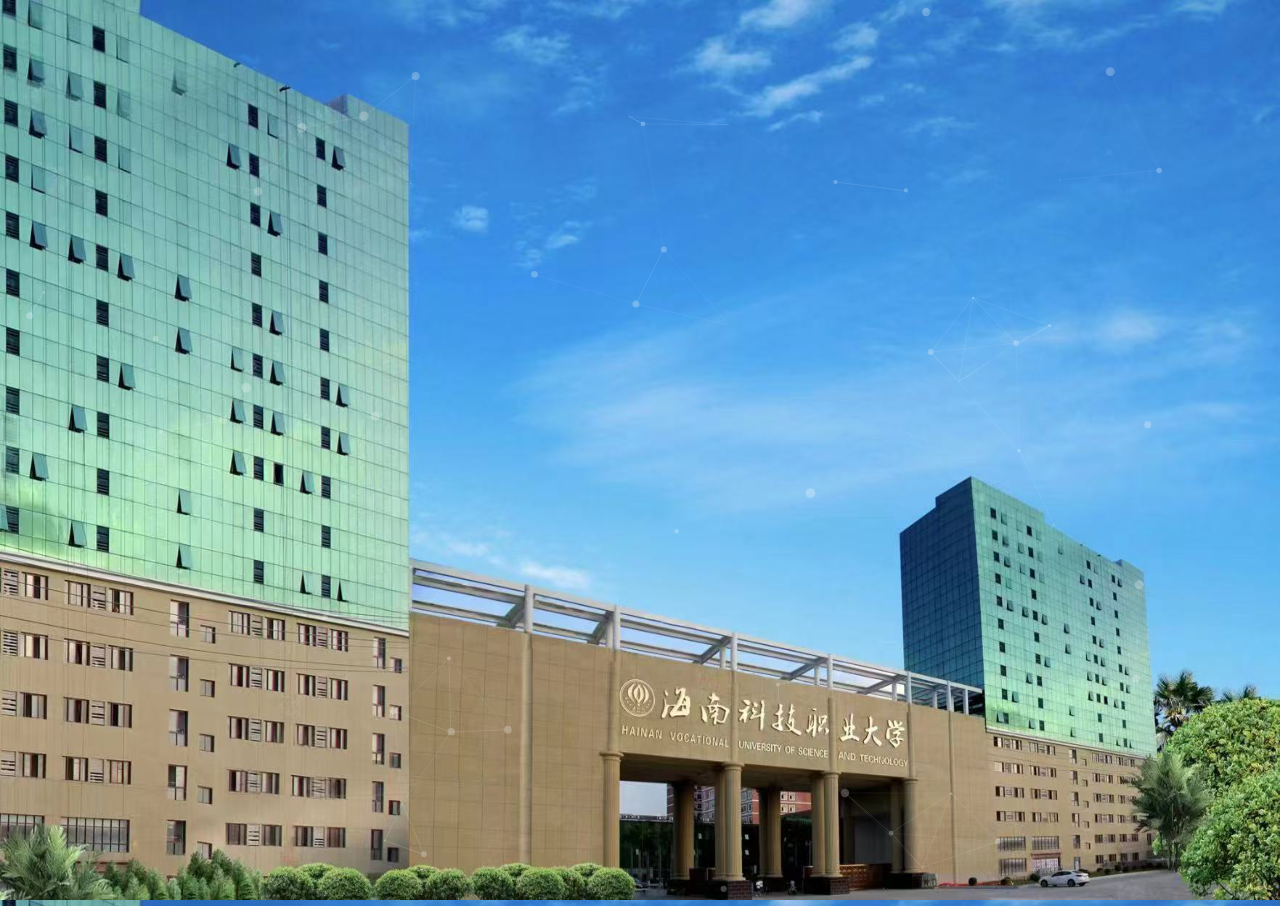
<file: index.html>
﻿
<!DOCTYPE html>
<html>
<head>
<meta http-equiv="Content-Type" content="text/html; charset=utf-8" />
<meta name="viewport" content="initial-scale=1.0, user-scalable=no, width=device-width">
<title>看板登录</title>
<link rel="stylesheet" type="text/css" href="signup/css/reset.css" />
<link rel="stylesheet" type="text/css" href="signup/css/scanboardLogin.css" />
<link rel="stylesheet" type="text/css" href="signup/css/animsition.css" />
<!-- <script type="text/javascript" src="http://api.map.baidu.com/api?v=2.0&ak=5ieMMexWmzB9jivTq6oCRX9j&callback"></script> -->

</head>
<body>
	
	<div class="wp animsition">
		
		<div class="boardLogin">
			<a href="#" class="logo">
				<h3>基于知识图谱可视化的职业本科师资现状及建设实践研究</h3>
			</a>
			<style>
				.prompt p {
					display: none;
				}
			</style>

			<form>
				<div class="inpGroup">
					<span class="loginIco1"></span>
					<input type="text" name="username" placeholder="请输入您的用户名" value="">
				</div>
				<div class="prompt">
					<p class="error">用户名错误或不存在</p >
					<p class="success">登录成功</p >
				</div>
				<div class="inpGroup">
					<span class="loginIco2"></span>
					<input type="password" name="password" placeholder="请输入您的密码" value="">
				</div>
				<a href="#" class="animsition-link submit">登录</a>
			</form>
			<script>
				window.onload = function() {
					// 自动填充用户名和密码
					document.forms[0].elements[0].value = "hnkj";
					document.forms[0].elements[1].value = "pass";
			
					// 为登录按钮添加点击事件
					document.querySelector('.submit').addEventListener('click', function(e) {
						e.preventDefault(); // 阻止表单默认提交行为
			
						var username = document.forms[0].elements[0].value;
						var password = document.forms[0].elements[1].value;
			
						// 检查用户名和密码是否匹配
						if (username === "hnkj" && password === "pass") {
							// 登录成功
							document.querySelector('.prompt .success').style.display = 'block';
							document.querySelector('.prompt .error').style.display = 'none';
							// 这里可以添加跳转到登录成功页面的代码
							window.location.href='./012大数据/index.html';
						} else {
							// 登录失败
							document.querySelector('.prompt .success').style.display = 'none';
							document.querySelector('.prompt .error').style.display = 'block';
							document.forms[0].reset();
							location.reload();
						}
					});
				};
			</script>
		</div>
		<!-- 试试地图 -->
		<div class="box">
			<div class="boxnav" id="map" style="height:433px;width:30%;margin-top: 100px;margin-left: 20px;">
	
			</div>
			</div>
		
	</div>

	<div id="particles-js"></div>

</body>

<script type="text/javascript" src="signup/js/jquery.min.js"></script>
<script type="text/javascript" src="signup/js/jquery.animsition.js"></script>
<script src="signup/js/particles.min.js"></script>
<script>
	$(function(){
		$(function(){  
		var map = new BMap.Map("map");    // 创建Map实例  
		// 设置地图中心点为海口市，并设置地图级别  
		map.centerAndZoom(new BMap.Point(110.351076, 20.017223), 12);    
	  
		var size1 = new BMap.Size(10, 50); // 这个变量在后续代码中未使用，可以移除或保留  
		// map.setCurrentCity("北京"); // 这行代码可以移除，因为我们已经将地图中心设置为了海口市  
		map.enableScrollWheelZoom(true);       
	  
		// 设备地图颜色（注意：百度地图API可能不支持直接通过style属性更改地图样式，这里仅为示例）  
		// 实际上，你可能需要使用setMapStyleV2或类似的API来加载自定义样式  
		var mapStyle={style:"midnight"};  
		map.setMapStyle(mapStyle); // 这行代码可能不起作用，具体取决于百度地图API的版本和支持情况  
	  
		var meilanCampus = new BMap.Point(110.414979, 20.049119); // 美兰校区坐标（示例）  
		var yunlongCampus = new BMap.Point(110.461334, 19.857876); // 云龙校区坐标（示例）
		map.centerAndZoom(yunlongCampus, 11);  // 以美兰校区为中心，并设置地图级别
		var myIcon = new BMap.Icon("../013大数据/images/head.jpg", new BMap.Size(45,45));  
		var marker1 = new BMap.Marker(meilanCampus,{icon:myIcon});   
		var marker2 = new BMap.Marker(yunlongCampus,{icon:myIcon});   
	  
		map.addOverlay(marker1);     
		map.addOverlay(marker2);     
	});})
	</script>
<script src="signup/js/app.js"></script>

<script type="text/javascript">
	$(".animsition").animsition({
	    inClass               :   'fade-in',
	    outClass              :   'fade-out',
	    inDuration            :    800,
	    outDuration           :    1000,
	    linkElement           :   '.animsition-link',

	    loading               :    false,
	    loadingParentElement  :   'body',
	    loadingClass          :   'animsition-loading',
	    unSupportCss          : [ 'animation-duration',
	                              '-webkit-animation-duration',
	                              '-o-animation-duration'
	                            ],
	

	    overlay               :   false,
	    
	    overlayClass          :   'animsition-overlay-slide',
	    overlayParentElement  :   'body'
  	});
</script>

</html>
</file>
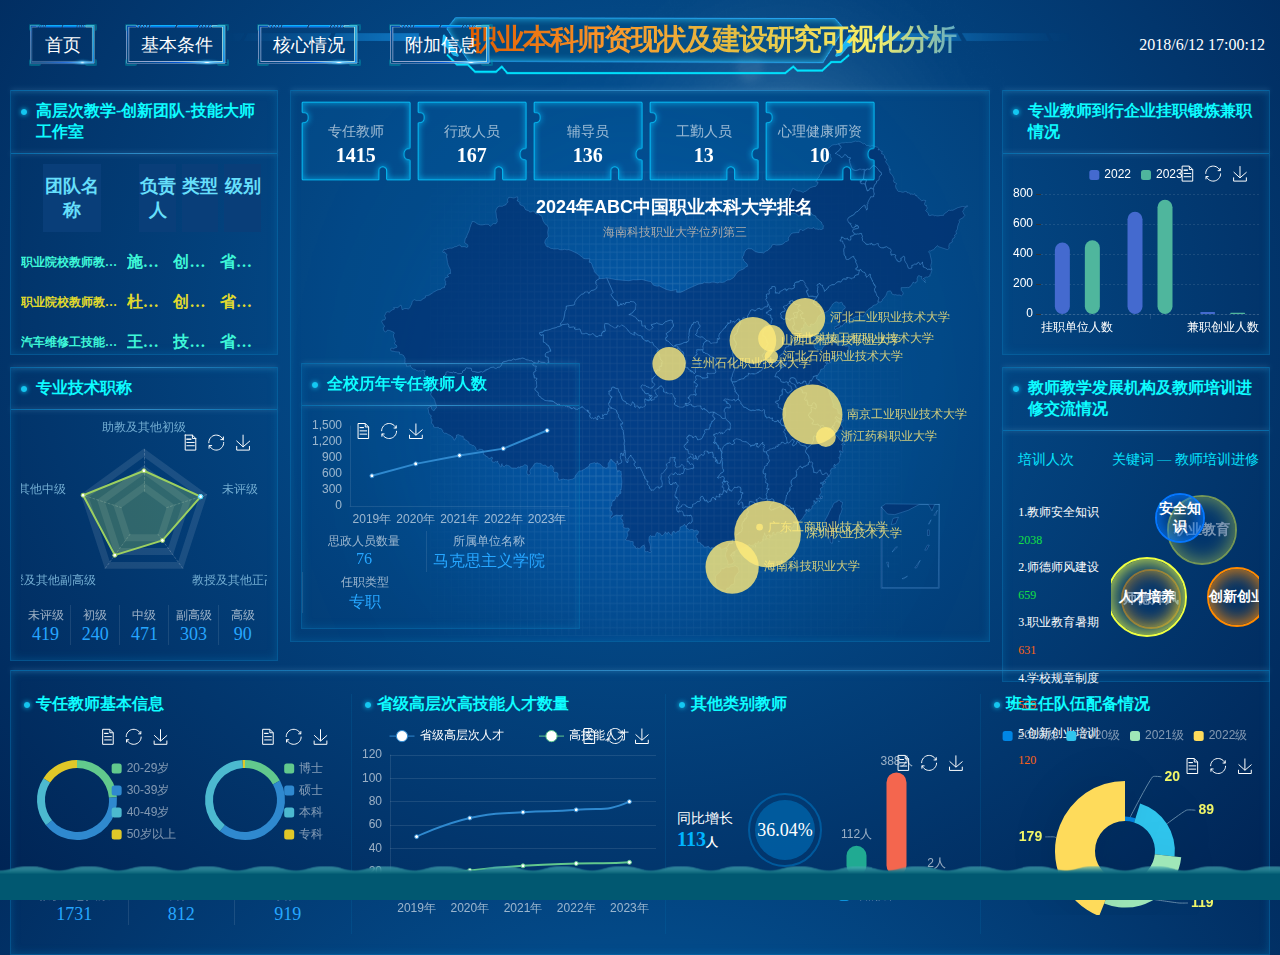
<file: 009平台/index.html>
﻿<!doctype html>
<html>
<head>
<meta charset="utf-8">
<title>职业本科师资现状及建设实践研究</title>
<script type="text/javascript" src="js/jquery.js"></script>
<script type="text/javascript" src="js/echarts.min.js"></script>
<script type="text/javascript" src="js/china.js"></script>
<script type="text/javascript" src="js/map.js"></script>
<script type="text/javascript" src="js/js.js"></script>
<script type="text/javascript" src="js/Bubble.js"></script>
<link rel="stylesheet" href="css/style.css">
<link rel="stylesheet" href="../images/双层波浪动画特效.css">
</head>
<script>
    setInterval(function () {
        NumDynamic('s1', 1, 1000, 1415)
    }, 4000)
    setInterval(function () {
        NumDynamic('s2', 10, 1, 167)
    }, 4000)
    setInterval(function () {
        NumDynamic('s3', 10, 1, 136)
    }, 4000)
    setInterval(function () {
        NumDynamic('s4', 88, 0, 13)
    }, 4000)
    setInterval(function () {
        NumDynamic('s5', 88, 0, 10)
    }, 4000)

    /**
    * 动态数字方法
    * ID    => 对应ID
    * speed => 递增时间间隔,毫秒
    * value => 接入的数字
    */
    function NumDynamic(ID, speed, num, value) {
        var span1 = document.getElementById(ID);
        if (value > 0) {
            var num = num;
            var t = setInterval(function () {
                num++;
                span1.innerText = num;
                if (num >= value) {
                    clearInterval(t);
                }
            }, speed);
        } else {
            span1.innerText = value;
        }
    }
    function NumDynamic2(ID, speed, num, value) {
        var span1 = document.getElementById(ID);
        if (value > 0) {
            var num = num;
            var t = setInterval(function () {
                num = num + 0.01;
                span1.innerText = num.toFixed(2);  /** 保留两位小数*/
                if (num >= value) {
                    clearInterval(t);
                }
            }, speed);
        } else {
            span1.innerText = value;
        }
    }	
</script>

<body>
	<div class="head clearfix">
	<h1 class="pulll_left">职业本科师资现状及建设研究可视化分析</h1>
		<div class="menu menu2 pulll_left">
		<ul>      
			<li><a href="../index.html">首页</a></li>
			<li><a href="../012大数据/index.html">基本条件</a></li>
			<li><a href="../009平台/index.html">核心情况</a></li>
			<li><a href="../013大数据/index.html">附加信息</a></li>
			<!-- <li><a href="https://gitee.com/iGaoWei/big-data-view">标题样式</a></li>
			<li><a href="https://gitee.com/iGaoWei/big-data-view">标题样式</a></li>
			<li><a href="https://gitee.com/iGaoWei/big-data-view">标题样式</a></li>
			 -->
		</ul>
		</div>
		
		<div class="time" id="showTime">2018/6/12 17:00:12</div>
		<script>
var t = null;
    t = setTimeout(time,1000);//開始运行
    function time()
    {
       clearTimeout(t);//清除定时器
       dt = new Date();
		var y=dt.getFullYear();
		var mt=dt.getMonth()+1;
		var day=dt.getDate();
       var h=dt.getHours();//获取时
       var m=dt.getMinutes();//获取分
       var s=dt.getSeconds();//获取秒
       document.getElementById("showTime").innerHTML = y+"/"+mt+"/"+day+" "+h+":"+m+":"+s+"";
       t = setTimeout(time,1000); //设定定时器，循环运行     
    } 

</script>
	</div>
	<div class="mainbox">
	
	<ul class="clearfix nav1">
		<li style="width: 22%">
		<div class="box">
			<div class="tit">高层次教学-创新团队-技能大师工作室</div>
			<div class="boxnav" style="height: 200px;">
<!-- <table class="table1" width="100%" border="0" cellspacing="0" cellpadding="0">
  <tbody>
    <tr>
      <th>团队名称</th>
      <th>负责人</th>
      <th>类型</th>
      <th>获得时间</th>

     
    </tr>
    <tr>
      <!-- <td>海南省职业院校教师教学创新团队--应用化工技术</td> -->
      <!-- <td><span class="text-a">海南省职业院校教师教学创新团队--应用化工技术</span></td>
      <td><span class="text-w">杜金风</span></td>
      <td><span class="text-b">创新团队</span></td>
      <td><div class="text-d">省部级</div></td>
    </tr>
      <tr>
      <td>海南省职业院校教师教学创新团队--大数据工程技术</td>
      <td><span class="text-w">施金妹</span></td>
      <td><span class="text-b">创新团队</span></td>
      <td><div class="text-d">省部级</div></td>
    </tr>
	     <tr>
      <td>汽车维修工技能大师工作室</td>
      <td><span class="text-w">王月雷</span></td>
      <td><span class="text-b">技能大师工作室</span></td>
      <td><div class="text-d">省部级</div></td>
    </tr> -->
      <!-- <tr>
      <td>物权数字化研究中心</td>
      <td><span class="text-w">郑兵</span></td>
      <td><span class="text-b">教学团队</span></td>
      <td><div class="text-s">省部级</div></td>
    </tr> -->
	     <!-- <tr>
      <td>类型1</td>
      <td><span class="text-w">1000万</span></td>
      <td><span class="text-b">900万</span></td>
      <td><div class="text-d">↑12%</div></td>
    </tr> -->
<!--       
  </tbody>
</table> --> 
<div class="statusList">
	<ul class="seTable">
		<li>团队名称</li>
		<li>负责人</li>
		<li>类型</li>
		<li>级别</li>
	</ul>
	<div id="orderItems" class="outlineBorder">
		<ul class="rolling rolStyle">
			<li>职业院校教师教学创新团队</li>
			<li>施金妹</li>
			<li>创新团队</li>
			<li>省部级</li>
		</ul>
		<ul class="rolling rolStyle">
			<li>职业院校教师教学创新团队</li>
			<li>杜金风</li>
			<li>创新团队</li>
			<li>省部级</li>
		</ul>
		<ul class="rolling rolStyle">
			<li>汽车维修工技能大师工作室</li>
			<li>王月雷</li>
			<li>技能大师</li>
			<li>省部级</li>
		</ul>
		<ul class="rolling rolStyle">
			<li>物权数字化研究中心</li>
			<li>郑兵</li>
			<li>教学团队</li>
			<li>省部级</li>
		</ul>
		<ul class="rolling rolStyle">
			<li>职业院校教师教学创新团队</li>
			<li>施金妹</li>
			<li>创新团队</li>
			<li>省部级</li>
		</ul>
		<ul class="rolling rolStyle">
			<li>职业院校教师教学创新团队</li>
			<li>杜金风</li>
			<li>创新团队</li>
			<li>省部级</li>
		</ul>
		<ul class="rolling rolStyle">
			<li>汽车维修工技能大师工作室</li>
			<li>王月雷</li>
			<li>技能大师</li>
			<li>省部级</li>
		</ul>
		<ul class="rolling rolStyle">
			<li>物权数字化研究中心</li>
			<li>郑兵</li>
			<li>教学团队</li>
			<li>省部级</li>
		</ul>
	</div>
</div>
			</div>
			</div>
			<div class="box">
			<div class="tit">专业技术职称</div>
			<div class="boxnav" style="height: 250px;">
				<div class="" style="height: 190px" id="echart1"></div>
				<div class="leidanav">
				<ul class="clearfix">
					<li><span>未评级</span><p>419</p></li>
					<li><span>初级</span><p>240</p></li>
					<li><span>中级</span><p>471</p></li>
					<li><span>副高级</span><p>303</p></li>
					<li><span>高级</span><p>90</p></li>
					</ul>
				</div>
			</div>
			</div>
		</li>
		<li style="width: 56%">
		
		<div class="box">
			<div class="boxnav mapc" style="height: 550px; position: relative">
				<div class="mapnav">
				<ul>
					<li><div><span>专任教师</span><p  id=s1>1415</p></div></li>
					<li><div><span>行政人员</span><p id=s2>167</p></div></li>
					<li><div><span>辅导员</span><p id=s3>136</p></div></li>
					<li><div><span>工勤人员</span><p id=s4>13</p></div></li>
					<li><div><span>心理健康师资</span><p id=s5>10</p></div></li>
					</ul>
				</div>
				<div class="mapnav2">
				
				<div class="box">
			<div class="tit">全校历年专任教师人数</div>
			<div class="boxnav" style="height: 130px;" id="sysx">
				
				
				</div>
					<div class="leidanav leidanav3" style="margin-bottom: 15px;">
				<ul class="clearfix kswl">
					<li><span>思政人员数量</span><p>76</p></li>
					<li><span>所属单位名称</span><p>马克思主义学院</p></li>
					<!-- <li><span>年份</span><p>2023</p></li> -->
					<li><span>任职类型</span><p>专职</p></li>
					</ul>
				</div>
					
					</div>
				</div>
			<div class="map" id="map"></div>
				
				<script>
				$(".mapbtn a").hover(function(){
					var ind=$(this).index()
					$(".mapnav ul").eq(ind).show().siblings().hide()
				})
				</script>
			</div>
			</div>
		
		</li>
		<li style="width: 22%">
		
		<div class="box">
			<div class="tit">专业教师到行企业挂职锻炼兼职情况</div>
			<div class="boxnav" id="echart3" style="height: 200px;">
			
			</div>
			</div>
			<div class="box">
			<div class="tit">教师教学发展机构及教师培训进修交流情况</div>
			<div class="boxnav" style="height: 250px;">
				<div style="height: 200px; float: left; width: 40%; padding: 0 5px;">
				<div class="tit02 text-b">培训人次</div>
					<div class="huati">
					<ul>
						<li>1.教师安全知识  <span class="text-s">2038</span></li>
						<li>2.师德师风建设     <span class="text-s">659</span></li>
						<li>3.职业教育暑期   <span class="text-d">631</span></li>
						<li>4.学校规章制度   <span class="text-d">509</span></li>
						<li>5.创新创业培训      <span class="text-d">120</span></li>
						</ul>
					</div>
				</div>
			
			<div style="height: 200px; float: left; width: 60%">
				
<div class="text-b tit02" style="text-align: center;">关键词 — 教师培训进修</div>
    <div class="tagcloud">
      <!-- bo大小 co颜色 -->
      <a class="b01 co01" href="">安全知识</a>
      <a class="b02 co02" href="">人才培养</a>
      <a class="b03 co05" href="">创新创业</a>
      <a class="b04 co02" href="">职业教育</a>
      <a class="b03 co05" href="">师德师风</a>
    </div>
<script type="text/javascript">
    /*3D标签云*/
    tagcloud({
        selector: ".tagcloud",  //元素选择器
        fontsize: 6,       //基本字体大小, 单位px
        radius: 40,         //滚动半径, 单位px 页面宽度和高度的五分之一
        mspeed: "slow",   //滚动最大速度, 取值: slow, normal(默认), fast
        ispeed: "slow",   //滚动初速度, 取值: slow, normal(默认), fast
        direction: 0,     //初始滚动方向, 取值角度(顺时针360): 0对应top, 90对应left, 135对应right-bottom(默认)...
        keep: false          //鼠标移出组件后是否继续随鼠标滚动, 取值: false, true(默认) 对应 减速至初速度滚动, 随鼠标滚动
    });
</script>
				</div>
			</div>
			</div>
		
		</li>
		</ul>
		
		<div class="box" style="padding: 20px 0;">
		<ul class="clearfix nav2 ">
		<li style="width:27%"><div class="tit01">专任教师基本信息</div>
			<div class="" id="">
			<div style="float: left; width: 50%; height: 170px" id="fb01"></div>
			<div style="float: left; width: 50%; height: 170px"  id="fb02"></div>
				
			</div>
			<div class="leidanav leidanav2">
				<ul class="clearfix">
					<li><span>教职工总人数</span><p>1731</p></li>
					<li><span>男性</span><p>812</p></li>
					<li><span>女性</span><p>919</p></li>
		
					</ul>
				</div>
			</li>
		<li style="width:25%"><div class="tit01">省级高层次高技能人才数量</div>
			<div class="ftechart" id="echart4"></div>
			</li>
		<li style="width:25%"><div class="tit01">其他类别教师</div>
			<div class="" style="height:100%;display: flex; align-items: center;">
			<div style="float: left; width: 50%; height: 100%" class="wancheng">
				<div><span>同比增长</span>
				<h3>113<i>人</i></h3></div>
				<div class="yuan">
				<span>36.04%</span>
				</div>
				</div>
			<div style="float: left; width: 50%; height: 66%" id="myd1"></div>

			
				
			</div>
			
			</li>
		<li style="width:23%"><div class="tit01">班主任队伍配备情况</div>
			
			<div class="" id="">
			<div style="float: left; width: 99.9%; height: 200px" id="fb03"></div>
			<div style="float: left; width: 0%; height: 200px"  id="fb04"></div>
				
			</div>
			
			</li>
		</ul>
		</div>
		
		
	</div>
	<div class="sea">
        <div class="wave"></div>
        <div class="wave"></div>
    </div>
</body>
</html>
</file>
<file: signup/css/scanboardLogin.css>
html,body{
	height: 100%;
	overflow: hidden;
}
body{
	background: url(../images/3.jpg);
	background-size: 100% 100%;
}
input:-webkit-autofill,
textarea:-webkit-autofill,
select:-webkit-autofill {
        -webkit-box-shadow: 0 0 0 1000px transparent inset;
        background-color: none;
}
.wp{
	height: 100%;
	/* background: url(../images/bgImg.png) no-repeat center 0;
	background-size: auto 100%; */
	position: relative;
	z-index: 2;
}
#particles-js{
	position: absolute;
	top: 0;
	left: 0%;
	width: 100%;
	height: 100%;
	z-index: 1;
	opacity: 0.5;
}
.boardLogin{
	width: 20%;
	min-width: 200px;
	margin: 0 auto;
	position: relative;
	top: 50%;
	-webkit-transform: translateY(-50%);
	-moz-transform: translateY(-50%);
	-ms-transform: translateY(-50%);
	-o-transform: translateY(-50%);
	transform: translateY(-50%);
}
.boardLogin .logo{
	width: 150%;
	left:-28%;
	display: block;
	position: relative;
	margin-bottom: 40px;
	padding: 0 2%;
	font-size: 36px;
	text-align: center;
	/* background: url(../images/new/main_middle.png) no-repeat ;
    background-size: 100% 100% */
}


.boardLogin .logo img{
	width: 100%;
	max-width: 326px;
}

.boardLogin .inpGroup{
	height: 20px;
	padding: 14px 24px 14px 52px;
	background: #2a658a;
	background: rgba(255,255,255,0.1);
	border-radius: 24px;
	position: relative;
}
.boardLogin .inpGroup span{
	display: block;
	width: 20px;
	height: 20px;
	position: absolute;
	top: 14px;
	left: 24px;
}
.boardLogin .inpGroup span.loginIco1{
	background: url(../images/s_ico6.png);
}
.boardLogin .inpGroup span.loginIco2{
	background: url(../images/s_ico7.png);
}
.boardLogin .inpGroup input{
	display: block;
	width: 100%;
	height: 20px;
	font-weight: bold;
	line-height: 20px;
	color: rgb(155, 9, 9);
}
.boardLogin .inpGroup input:-moz-placeholder { /* Mozilla Firefox 4 to 18 */
    color: #fff; opacity:1; 
}

.boardLogin .inpGroup input::-moz-placeholder { /* Mozilla Firefox 19+ */
    color: #fff;opacity:1;
}

.boardLogin .inpGroup input:-ms-input-placeholder{
    color: #fff;opacity:1;
}

.boardLogin .inpGroup input::-webkit-input-placeholder{
    color: #fff;opacity:1;
}
.boardLogin .prompt{
	min-height: 20px;
	padding: 5px 24px 10px 24px;
}
.boardLogin p{
	line-height: 16px;
	font-size: 12px;
	display: none;
	
}
/* a.logo{
	color: rgb(12, 33, 151);
	font-weight: bolder;
	font-size: 100%;
} */

h3 {
	opacity: 1;
	font-weight: bolder;
	font-size: 100%;
	background-image:
	linear-gradient(90deg,
  
	rgb(105, 248, 136),
	rgb(12, 75, 158),
	rgb(222, 92, 0),
	rgb(41, 219, 250),
	rgb(8, 69, 131),
	rgb(0, 128, 255),
	rgb(2, 95, 41),
	rgb(250, 149, 41),
	rgb(0, 128, 255),
	rgb(222, 92, 0));
	
	background-clip: text;
	-webkit-background-clip: text;
  
	-webkit-text-fill-color: transparent;
  
	background-size: 200%;
	animation: change 5s linear infinite;
  }
  
  @keyframes change {
	0% {
		background-position: 0%;
	}
  
	100% {
		background-position: 200%;
	}
  }

.boardLogin p.error{
	color: #f60;
}
.boardLogin p.success{
	color: #449d44;
}
.boardLogin .submit{
	width: 100%;
	background: #01d1f2;
	box-sizing: border-box;
	display: block;
	height: 40px;
	line-height: 38px;
	font-size: 18px;
	font-weight: bold;
	text-align: center;
	border: 1px solid #01d1f2;
	border-radius: 20px;
	color: #f1cf35f5;
	cursor: pointer;
	-webkit-transition: 0.3s ease-in-out;
	-moz-transition: 0.3s ease-in-out;
	-ms-transition: 0.3s ease-in-out;
	-o-transition: 0.3s ease-in-out;
	transition: 0.3s ease-in-out;
}
.boardLogin .submit:hover{
	background: #ffffff;
	-webkit-transition: 0.3s ease-in-out;
	-moz-transition: 0.3s ease-in-out;
	-ms-transition: 0.3s ease-in-out;
	-o-transition: 0.3s ease-in-out;
	transition: 0.3s ease-in-out;
}


@media screen and (max-width: 1919px) and (min-width: 1680px){
	.boardLogin .logo{
		margin-bottom: 38px;
	}
	.boardLogin .inpGroup{
		padding: 12px 22px 12px 50px;
		border-radius: 22px;
	}
	.boardLogin .inpGroup span{
		width: 20px;
		height: 20px;
		top: 12px;
		left: 22px;
	}
	.boardLogin .prompt{
		min-height: 20px;
		padding: 5px 22px 10px 22px;
	}
	.boardLogin p{
		line-height: 16px;
		
	}
	.boardLogin .submit{
		height: 38px;
		line-height: 36px;
		border-radius: 20px;
	}
}

@media screen and (max-width: 1679px) and (min-width: 1440px){
	.boardLogin .logo{
		margin-bottom: 34px;
	}
	.boardLogin .inpGroup{
		padding: 8px 18px 8px 48px;
		border-radius: 18px;
	}
	.boardLogin .inpGroup span{
		width: 18px;
		height: 18px;
		top: 8px;
		left: 18px;
	}
	.boardLogin .inpGroup span.loginIco1{
		background: url(../images/s_ico6.png);
		background-size: 100% 100%;
	}
	.boardLogin .inpGroup span.loginIco2{
		background: url(../images/s_ico7.png);
		background-size: 100% 100%;
	}
	.boardLogin .prompt{
		min-height: 20px;
		padding: 5px 18px 10px 18px;
	}
	.boardLogin p{
		line-height: 16px;
		
	}
	.boardLogin .submit{
		height: 36px;
		line-height: 34px;
		border-radius: 18px;
	}
}

@media screen and (max-width: 1439px){
	.boardLogin .logo{
		margin-bottom: 30px;
	}
	.boardLogin .inpGroup{
		padding: 6px 16px 6px 46px;
		border-radius: 16px;
	}
	.boardLogin .inpGroup span{
		width: 18px;
		height: 18px;
		top: 6px;
		left: 16px;
	}
	.boardLogin .inpGroup span.loginIco1{
		background: url(../images/s_ico6.png);
		background-size: 100% 100%;
	}
	.boardLogin .inpGroup span.loginIco2{
		background: url(../images/s_ico7.png);
		background-size: 100% 100%;
	}
	.boardLogin .prompt{
		min-height: 20px;
		padding: 2px 16px 6px 16px;
	}
	.boardLogin p{
		line-height: 16px;
		
	}
	.boardLogin .submit{
		height: 32px;
		line-height: 30px;
		border-radius: 16px;
	}
}
</file>
<file: 009平台/css/style.css>
@charset "utf-8";
/* CSS Document */
*{
	-webkit-box-sizing: border-box;
	-moz-box-sizing: border-box;
	box-sizing: border-box}
*,body{padding:0px;	margin:0px;font-family: "微软雅黑";}
body{color:#fff;font-size: 16px; background: #033c76;
    background: -webkit-radial-gradient(50% 35%, farthest-corner,#034f8e,#034987,#02366d,#002353);
    background: radial-gradient(50% 35%, farthest-corner,#034f8e,#034987,#02366d,#002353);
}
html,body{height: 100%;}
li{ list-style-type:none;}
table{}
i{ margin:0px; padding:0px; text-indent:0px;}
img{ border:none; max-width: 100%;}
a{ text-decoration:none; color:#fff;}
a.active,a:focus{ outline:none!important; text-decoration:none;}
ol,ul,p,h1,h2,h3,h4,h5,h6{ padding:0; margin:0}
a:hover{ color:#06c; text-decoration: none!important}
.clearfix:after, .clearfix:before {display: table;content: " "}
 .clearfix:after {clear: both}
.pulll_left{float:left;}
.pulll_right{float:right;}
i{font-style: normal;}
.text-w{color: #ffe400}
.text-d{color: #ff6316}
.text-s{color: #14e144}
.text-b{color: #07e5ff}

.head.clearfix{
	background: url(../../images/headBg.png) no-repeat;
	position: relative;
	background-size: 100% 100%;
  }
h1.pulll_left{
	  position: absolute;
	  top:-6.6%;
	  left: 36.3%;
	  opacity: 1;
  background-image: linear-gradient(90deg, #de5c00, #fa9529, #e4bf43, #f8f169, #0080ff, #f8f169, #e4bf43, #fa9529, #de5c00);
  background-clip: text;
  -webkit-background-clip: text;
  -webkit-text-fill-color: transparent;
  background-size: 200%;
  animation: change 2s linear infinite;
}
@keyframes change {
	0% {
	  background-position: 0%;
	}
	100% {
	  background-position: 200%;
	}
}

.nav1{height: 580px;}

.head{position: relative; height: 90px; margin: 0 15px; padding-right: 60px;}
.head h1{  font-size: 28.8px; letter-spacing: -2px; text-align: center; line-height: 90px; padding-right: 55px; color: #daf9ff;}
.head .menu{}
.head .menu ul{ font-size: 0;}
ul .kswl li{width:124.5px}
ul .kswl li p{font-size:16.2345px}
.head .menu li{ display: inline-block; position: relative;margin: 25px 15px;;
	background: url('../../images/a边框.png') no-repeat; 
	background-size: 103% 110%;}
.head .menu li a{ display: block; font-size: 18px; color: #fff; line-height: 40px; padding: 0 15px; }
.head .time{position: absolute; right: 0; line-height: 90px;}

.menu li:before,
.menu li:after{ position:absolute; width:10px; height:5px;opacity: .4; content: "";  border-top: 2px solid #02a6b5; top: -1px;border-radius: 2px;}
.menu li:before,.menu li a:before{border-left: 2px solid #02a6b5;left: -1px;}
.menu li:after,.menu li a:after{border-right: 2px solid #02a6b5; right: -1px;}
.menu li a{ position:relative;}
.menu li a:before,
.menu li a:after{ position:absolute; width:10px; height:5px; opacity: .4;  content: "";border-bottom: 2px solid #02a6b5; bottom:-1px;border-radius: 2px;}

.head .menu li a:hover{ color: #f4e925;}
.menu li a:hover:before,
.menu li a:hover:after,
.menu li:hover:before,
.menu li:hover:after{border-color:  #f4e925; opacity: 1;}

.mainbox{padding: 0px 10px;}
.nav1{margin-left: -6px; margin-right:-6px;}
.nav1>li{padding:0 6px; float: left;}

.box{ border:1px solid rgba(7,118,181,.5); box-shadow:inset 0 0 10px rgba(7,118,181,.4); margin-bottom: 12px; position: relative;}
.tit{ padding: 10px 10px 10px 25px;border-bottom:1px solid rgba(7,118,181,.7);font-size: 16px; font-weight: 500; position: relative;}
.tit:before,.tit01:before{position: absolute; content: ""; width: 6px; height: 6px; background: rgba(22,214,255,.9);box-shadow: 0 0 5px rgba(22,214,255,.9); border-radius: 10px; left: 10px; top: 18px;}

.tit:after,.box:before{ width: 100%; height: 1px; content: ""; position: absolute; left: 0; bottom:-1px; background:linear-gradient(to right,#076ead,#4ba6e0,#076ead); box-shadow: 0 0 5px rgba(131,189,227,1); opacity: .6}
.box:before{top: -1px;}


.boxnav{padding: 10px;}
.nav2{}
.nav2>li:first-child{border:none;}
.nav2>li{float: left;border-left:1px solid rgba(7,118,181,.2); height:240px; padding: 0 10px 10px 10px;}
.tit01{font-size: 16px; font-weight: 500; position: relative; padding-left: 15px;}
.tit01:before{ left: 3px; top: 8px;}

.ftechart{height: 200px;;}



.table1 th{ border-bottom: 1px solid #407abd; font-size: 14px; text-align: center; padding: 6px 0; color: rgba(255,255,255,.8)}
.table1 td{ border-bottom: 1px dotted#407abd;font-size: 12px; padding:6px 0;text-align: center; color: rgba(255,255,255,.6)}
.table1 tr:last-child td{border: none;}
.mapc{background: url(../images/bg3.png) no-repeat center center; background-size: 100% 100%}
.map{position: relative; height: 100%; padding-left: 10%;}
.map img{}
.mapnav{position: absolute;z-index: 10;}
.mapnav div{ background: url(../images/bg1.png) no-repeat; background-size:100% auto;  width: 110px;text-align: center; padding: 20px 0; line-height: 120%;}
.mapnav div span{font-size: 14px; opacity: .6}
.mapnav div p{font-size: 20px; font-weight: bold; padding-top: 5px;}
.mapnav li{float: left; margin-right: 6px;}


.leidanav{margin-top: -5px;}
.leidanav li{float: left; width: 20%; text-align: center; border-left: 1px solid rgba(255,255,255,.1)}
.leidanav2 li{ width: 33.3333%}
.leidanav3 li{ width: 25%}
.leidanav li:first-child{border-left: none;}
.leidanav span{font-size: 12px; opacity: .6}

.leidanav p{font-size: 18px; color: #26a6ff }
.mapnav2{ position: absolute; left: 10px; bottom:0px; width: 40%; z-index: 10;}
.mapnav2 .box{}
.ybp{width: 100%}
.ybp li{float: left; width: 50%; height: 120px; }
.duibi li{float: left; width: 25%; height: 200px; padding: 0; border: none;}

.btn{ position: absolute;  border-radius:2px; padding:4px 20px; opacity: .8;}
.btn1{border: 1px solid rgba(255,255,255,.5); background: #388665; left:35%; top: 30%;}
.btn2{ border: 1px solid rgba(255,255,255,.5); background: #297cc7;right:32%; top: 60%;}
.btn:hover{color: #fff; opacity:1;}
.btn1:before,.btn2:before{position: absolute; content: ''; width: 50px; height: 1px; background: #fff;}
.btn1:before{ transform: rotate(30deg); right: -65%; top: 100%}
.btn2:before{ transform: rotate(30deg); left: -65%; top: -10%}
.tit02{font-size: 14px; padding: 10px 0;}

.tit{color: #0EFCFF;font-weight: bold;}
.tit01{color: #0EFCFF;font-weight: bold;}
.tagcloud { width:100%; height:90%!important; overflow: hidden;
  position: relative;

}
.tagcloud a {
  display: block;
  border-radius: 50%;
  color: #fff;
  font-weight: bold;
  font-size: 14px;
  text-decoration: none;
  text-align: center;
	display: flex; align-items: center; justify-content: center;
  
}

.b01{
    width: 50px;
    height: 50px;
}
.b02{
    width: 80px;
    height: 80px;
}
.b03{
    width: 60px;
    height: 60px;

}
.b04{
    width: 70px;
    height: 70px;

}
.co01{  border: 2px solid rgba(5,118,254,1);   box-shadow: inset 0 0 20px rgba(5,118,254,1);}
.co02{border: 2px solid rgba(238,255,65,1);   box-shadow: inset 0 0 20px rgba(238,255,65,1);}
.co03{border: 2px solid rgba(26,121,181,1);   box-shadow: inset 0 0 20px rgba(26,121,181,1);}
.co04{border: 2px solid rgba(1,187,181,1);   box-shadow: inset 0 0 20px rgba(1,187,181,1);}
.co05{border: 2px solid rgba(255,138,0,1);   box-shadow: inset 0 0 20px rgba(255,138,0,1);}

.huati{ padding-top: 20px;}
.huati li{ font-size: 12px; line-height: 230%;}

.wancheng{display: flex; align-items: center; justify-content: center;}
.wancheng span{font-size: 14px; color: #fff;}
.wancheng h3{font-size: 20px; color:#00b4ff;}
.wancheng h3 i{font-size: 12px; color:#fff;}
.yuan{padding:5px;border-radius: 100%; margin-left: 15px; border: 2px solid rgba(0,99,169,.8);}
.yuan span{width: 60px; height: 60px; border-radius: 100%; background: rgba(0,99,169,.8); display: flex; align-items: center; justify-content: center; font-size: 18px;}


/* 表格滚动 */
.statusList {
	width: 100%;
	margin: 0 auto;
	margin-top: 0px;
}
.statusList .seTable {
	width: 100%;
	padding-bottom: 0px;
	overflow:  hidden;
	display:  flex;
}
.statusList .seTable li {
	float: left;
	width: 25%;
	font-size: 18px;
	font-weight: bold;
	color: #66dffb;
	background: #093e79;
	padding: 10px 0;
	margin-right: 6px;
	text-align:  center;
}
.statusList .seTable .outlineBorder {
	font-size: 14px;
}
.statusList .outlineBorder ul {
	height: 40px;
}
.statusList .outlineBorder ul:nth-child(odd) {
	color: #3ef7d8;
	font-weight: bold;
}
.statusList .outlineBorder ul:nth-child(even) {
	color: #f7e926ee;
	font-weight: bold;

}
.statusList .outlineBorder ul li {
	float: left;
	width: 19%;
	height: 40px;
	line-height: 40px;
	padding: 10px 0;
	text-align: center;
	overflow: hidden;
	white-space: nowrap;
	text-overflow: ellipsis;
}
.statusList .seTable li:first-child {
    width: 40%;
    margin-right: 38px;
    margin-left: 22px;

	/* 标题第一列的相关设置,也可以修改first以换列单独设置 */
}

.statusList .outlineBorder ul li:first-child {
	font-size: 12px!important;    
    width: 43%;

	/* 表格内容第一列的相关设置,也可以修改first以换列单独设置 */
}


/* 无缝滚动  */
@-webkit-keyframes scrollText1 {
	0%{
		-webkit-transform: translateY(0px);
	}
	20%{
		-webkit-transform: translateY(-40px);
	}
	40%{
		-webkit-transform: translateY(-80px);
	}
	60%{
		-webkit-transform: translateY(-120px);
	}
	80%{
		-webkit-transform: translateY(-160px);
	}
	100%{
		-webkit-transform: translateY(-200px);
	}
}

@keyframes scrollText1 {
	0%{
		transform: translateY(0px);
	}
	20%{
		transform: translateY(-40px);
	}
	40%{
		transform: translateY(-80px);
	}
	60%{
		transform: translateY(-120px);
	}
	80%{
		transform: translateY(-160px);
	}
	100%{
		transform: translateY(-200px);
	}
}
.outlineBorder {
	position: relative;
	width: 100%;
	overflow: hidden;
	height: 140px;
}
.rolling {
	top: 0px;
	-webkit-animation:scrollText1 10s infinite  cubic-bezier(1, 0, 0.5, 0);
	animation:scrollText1 10s infinite  cubic-bezier(1, 0, 0.5, 0);
}
.outlineBorder:hover  .rolling {
	animation-play-state:paused;
	-webkit-animation-play-state:paused;
}
</file>
<file: images/双层波浪动画特效.css>
*{
    /* 初始化 */
    margin: 0;
    padding: 0;
}
body{
    /* 100%窗口高度 */
    height: 100vh;
    /* 径向渐变背景 ellipse表示椭圆 */
    /* 溢出隐藏 */
    overflow: hidden;
}
/* 海平面 */
.sea{
    width: 100%;
    height: 3%;
    background-color: #015871;
    /* 绝对定位 底部 */
    position: absolute;
    left: 0;
    bottom: 0;
}
.wave{
    /* 这里的背景用的是svg文件，这个文件我事先在PS里做好并导出 */
    background: url("./svg/wave.svg") repeat-x;
    width: 6400px;
    height: 0.4583rem;
    /* 绝对定位 */
    position: absolute;
    top: -0.4583rem;
    /* 执行波动动画：动画名 时长 贝塞尔曲线 无限次播放 */
    animation: wave 20s cubic-bezier(0.36,0.45,0.63,0.53) infinite;
}
.wave:nth-child(2){
    top: -0.4063rem;
    /* 执行波动+上下浮动动画 */
    animation: wave 20s cubic-bezier(0.36,0.45,0.63,0.53) infinite,swell 7s ease infinite;
    animation-delay: -0.2s;
}

/* 定义动画 */
/* 波动动画 */
@keyframes wave {
    0%{
        margin-left: 0;
    }
    100%{
        margin-left: -1600px;
    }
}
/* 上下浮动动画 */
@keyframes swell {
    0%,100%{
        transform: translate(0,-4px);
    }
    50%{
        transform: translate(0,15px);
    }
}
</file>
